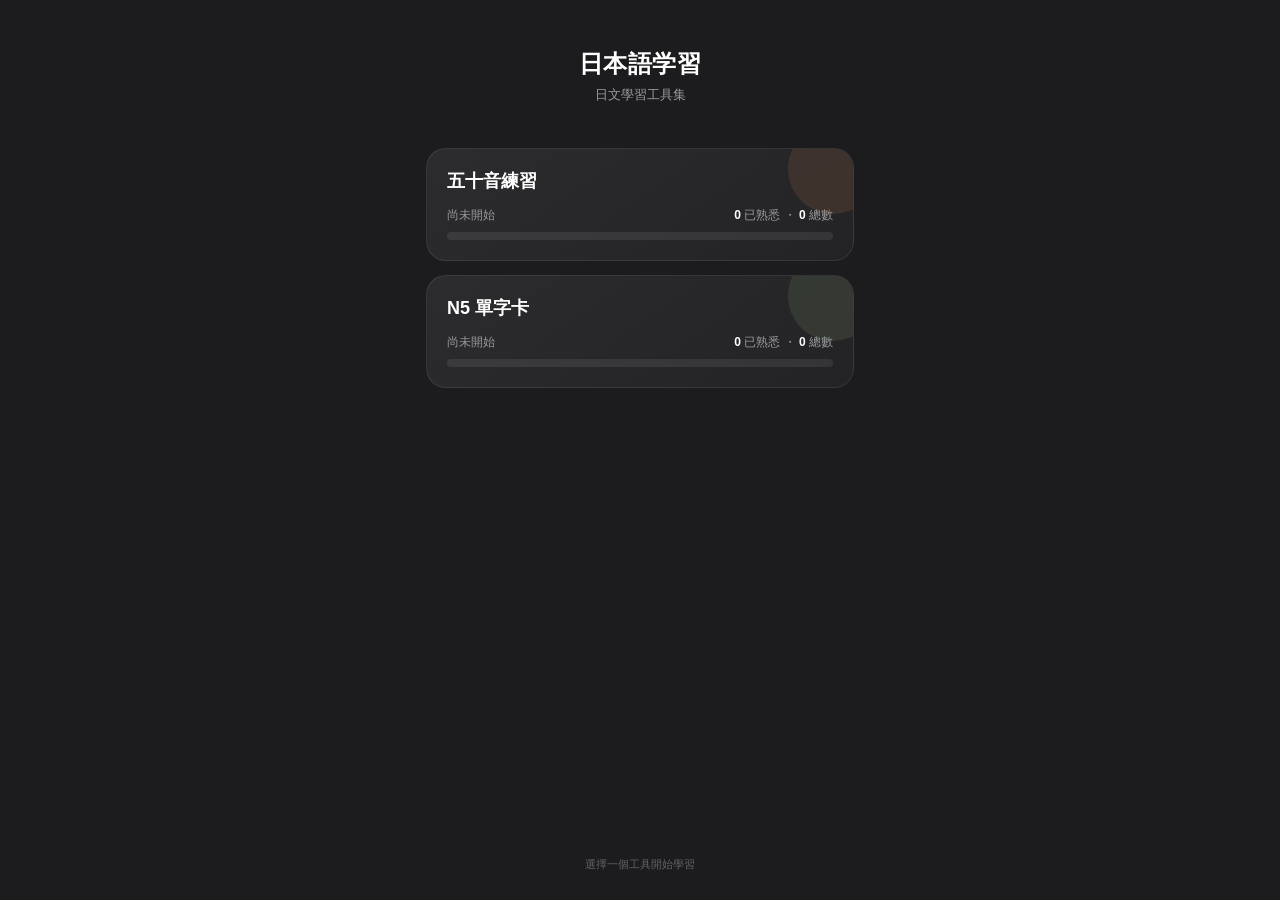
<file: index.html>
<!DOCTYPE html>
<html lang="zh-TW">
<head>
<meta charset="UTF-8">
<meta name="viewport" content="width=device-width, initial-scale=1.0, maximum-scale=1.0, user-scalable=no">
<title>日文學習工具</title>
<link rel="manifest" href="./manifest.json">
<meta name="theme-color" content="#1c1c1e">
<meta name="apple-mobile-web-app-capable" content="yes">
<meta name="apple-mobile-web-app-status-bar-style" content="black-translucent">
<meta name="apple-mobile-web-app-title" content="日文學習">
<link rel="apple-touch-icon" href="./icon-192.png">
<link rel="icon" type="image/png" sizes="192x192" href="./icon-192.png">
<link rel="icon" type="image/png" sizes="512x512" href="./icon-512.png">
<link rel="stylesheet" href="./theme.css">
<style>
  /* 首頁專屬樣式（不放進 theme.css，因為只有這頁用到） */
  #app { padding-top: calc(40px + env(safe-area-inset-top)); }
  header { margin-bottom: 8px; }
  h1 { font-size: 24px; font-weight: 700; }
  .subtitle { font-size: 13px; margin-top: 6px; }

  .card-list { display: flex; flex-direction: column; gap: 14px; margin-top: 32px; }

  .tool-card {
    display: block;
    text-decoration: none;
    color: #fff;
    background: linear-gradient(145deg, #2c2c2e, #232325);
    border: 1px solid rgba(255,255,255,0.08);
    border-radius: 20px;
    padding: 20px;
    position: relative;
    overflow: hidden;
    transition: transform 0.2s;
  }
  .tool-card:active { transform: scale(0.98); }
  .tool-card::before {
    content: "";
    position: absolute;
    top: 0; right: 0;
    width: 90px; height: 90px;
    border-radius: 50%;
    opacity: 0.15;
    transform: translate(25px, -25px);
  }
  .tool-card.n5::before { background: #8FA876; }
  .tool-card.gojuon::before { background: #C17A4D; }

  .tool-title { font-size: 18px; font-weight: 700; margin-bottom: 14px; }

  .tool-progress-row {
    display: flex;
    align-items: center;
    justify-content: space-between;
    font-size: 12px;
    color: #9a9a9e;
    margin-bottom: 8px;
  }
  .tool-progress-row b { color: #fff; font-weight: 700; }
  .tool-progress-track {
    position: relative;
    height: 8px;
    border-radius: 100px;
    background: rgba(255,255,255,0.08);
    overflow: hidden;
    display: flex;
  }
  .tool-progress-known { background: var(--color-known); height: 100%; transition: width 0.3s; }
  .tool-progress-review { background: var(--color-review); height: 100%; transition: width 0.3s; }

  footer {
    margin-top: auto;
    padding-top: 40px;
    text-align: center;
    font-size: 11px;
    color: #636366;
  }
</style>
</head>
<body>
<div id="app">
  <header>
    <h1>日本語学習</h1>
    <div class="subtitle">日文學習工具集</div>
  </header>

  <div class="card-list">
    <a class="tool-card gojuon" href="./gojuon/">
      <div class="tool-title">五十音練習</div>
      <div class="tool-progress-row">
        <span id="gojuon-label">尚未開始</span>
        <span><b id="gojuon-known">0</b> 已熟悉 ・ <b id="gojuon-total">0</b> 總數</span>
      </div>
      <div class="tool-progress-track">
        <div class="tool-progress-known" id="gojuon-bar-known" style="width:0%"></div>
        <div class="tool-progress-review" id="gojuon-bar-review" style="width:0%"></div>
      </div>
    </a>

    <a class="tool-card n5" href="./n5-vocab/">
      <div class="tool-title">N5 單字卡</div>
      <div class="tool-progress-row">
        <span id="n5-label">尚未開始</span>
        <span><b id="n5-known">0</b> 已熟悉 ・ <b id="n5-total">0</b> 總數</span>
      </div>
      <div class="tool-progress-track">
        <div class="tool-progress-known" id="n5-bar-known" style="width:0%"></div>
        <div class="tool-progress-review" id="n5-bar-review" style="width:0%"></div>
      </div>
    </a>
  </div>

  <footer>選擇一個工具開始學習</footer>
</div>
<script>
function loadSummary(key) {
  try {
    const raw = localStorage.getItem(key);
    if (!raw) return null;
    return JSON.parse(raw);
  } catch(e) { return null; }
}

function renderProgress(prefix, key) {
  const s = loadSummary(key);
  const known = s ? s.known : 0;
  const review = s ? s.review : 0;
  const total = s ? s.total : 0;

  document.getElementById(prefix + "-known").textContent = known;
  document.getElementById(prefix + "-total").textContent = total;
  document.getElementById(prefix + "-bar-known").style.width = (total ? known/total*100 : 0) + "%";
  document.getElementById(prefix + "-bar-review").style.width = (total ? review/total*100 : 0) + "%";

  const label = document.getElementById(prefix + "-label");
  if (!s || total === 0) {
    label.textContent = "尚未開始";
  } else if (known === total) {
    label.textContent = "全部完成 🎉";
  } else {
    const pct = Math.round(known/total*100);
    label.textContent = pct + "% 完成";
  }
}

function renderAllProgress() {
  renderProgress("n5", "n5-vocab-summary");
  renderProgress("gojuon", "gojuon-summary");
}

renderAllProgress();

// 從單字卡/五十音頁面按上一頁返回時,部分瀏覽器會用 bfcache 還原頁面,
// 不會重新執行上面的初次載入邏輯,所以在 pageshow 時強制重新讀取一次進度。
window.addEventListener("pageshow", (event) => {
  if (event.persisted) {
    renderAllProgress();
  }
});

// 保底：切回本頁分頁 / App 從背景返回前景時也重新整理一次
document.addEventListener("visibilitychange", () => {
  if (document.visibilityState === "visible") {
    renderAllProgress();
  }
});
</script>
</body>
</html>
</file>
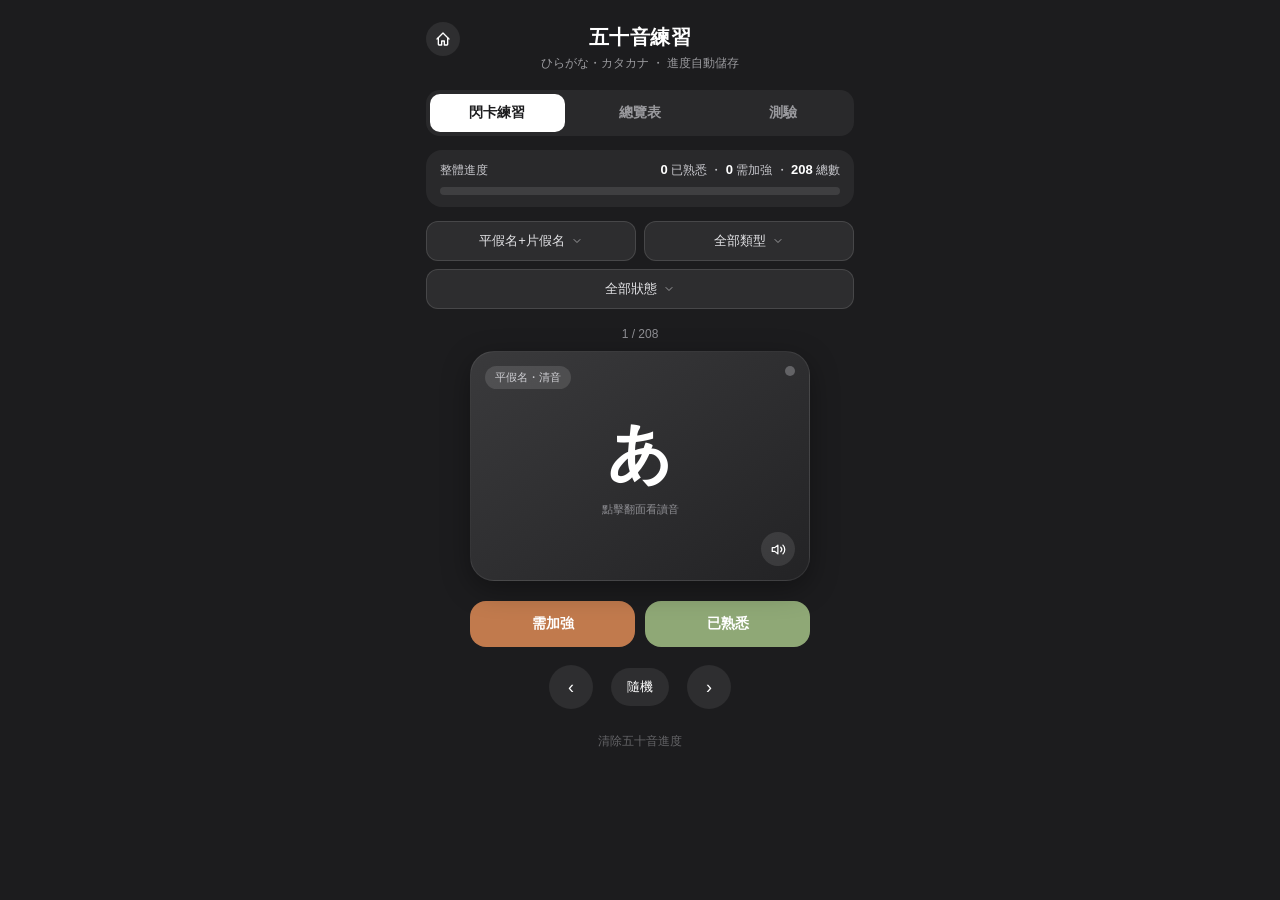
<file: gojuon/index.html>
<!DOCTYPE html>
<html lang="zh-TW">
<head>
<meta charset="UTF-8">
<meta name="viewport" content="width=device-width, initial-scale=1.0, maximum-scale=1.0, user-scalable=no">
<title>五十音練習</title>
<link rel="manifest" href="../manifest.json">
<meta name="theme-color" content="#1c1c1e">
<meta name="apple-mobile-web-app-capable" content="yes">
<meta name="apple-mobile-web-app-status-bar-style" content="black-translucent">
<meta name="apple-mobile-web-app-title" content="五十音練習">
<link rel="apple-touch-icon" href="../icon-192.png">
<link rel="icon" type="image/png" sizes="192x192" href="../icon-192.png">
<link rel="icon" type="image/png" sizes="512x512" href="../icon-512.png">
<link rel="stylesheet" href="../theme.css">
<style>
  /* 這頁專屬：手機上禁止文字選取/捲動回彈，theme.css 是共用頁面不強制加這個 */
  * { user-select: none; -webkit-user-select: none; }
  body { overscroll-behavior: none; touch-action: manipulation; }

  .stats-bar {
    margin-top: 14px;
    background: rgba(255,255,255,0.06);
    border-radius: 16px;
    padding: 12px 14px;
  }
  .stats-row { display: flex; justify-content: space-between; font-size: 12px; color: #c7c7cc; margin-bottom: 8px; }
  .stats-row b { color: #fff; font-size: 13px; }
  .progress-track { height: 8px; background: rgba(255,255,255,0.1); border-radius: 4px; overflow: hidden; display: flex; }

  .filters { display: flex; gap: 8px; margin-top: 14px; }
  select { display: none; }
  .dd { position: relative; flex: 1; }
  .dd-btn {
    width: 100%; background: rgba(255,255,255,0.08); color: #e4e4e7;
    border: 1px solid rgba(255,255,255,0.12);
    border-radius: 12px; padding: 10px 12px; font-size: 13px; text-align: center;
    display: flex; align-items: center; justify-content: center; gap: 6px;
    font-family: inherit;
  }
  .dd-btn .dd-chevron { width: 12px; height: 12px; flex-shrink: 0; transition: transform 0.2s; opacity: 0.6; }
  .dd.open .dd-btn .dd-chevron { transform: rotate(180deg); }
  .dd-panel {
    position: absolute; top: calc(100% + 6px); left: 0; right: 0; z-index: 40;
    background: #232325; border: 1px solid rgba(255,255,255,0.1);
    border-radius: 14px; padding: 6px;
    box-shadow: 0 12px 28px rgba(0,0,0,0.45);
    max-height: 280px; overflow-y: auto;
    opacity: 0;
    transform: translateY(-6px) scale(0.98);
    transform-origin: top center;
    visibility: hidden;
    pointer-events: none;
    transition: opacity 0.18s ease, transform 0.18s ease, visibility 0s linear 0.18s;
  }
  .dd.open .dd-panel {
    opacity: 1;
    transform: translateY(0) scale(1);
    visibility: visible;
    pointer-events: auto;
    transition: opacity 0.2s ease, transform 0.2s ease;
  }
  .dd-opt {
    display: flex; align-items: center; justify-content: center; gap: 8px;
    position: relative;
    padding: 10px 10px; border-radius: 9px; font-size: 14px; color: #e4e4e7;
    transition: background 0.15s ease, transform 0.1s ease;
  }
  .dd-opt:hover { background: rgba(255,255,255,0.1); }
  .dd-opt:active { background: rgba(255,255,255,0.16); transform: scale(0.97); }
  .dd-opt.selected { color: #fff; font-weight: 600; }
  .dd-opt .dd-check {
    position: absolute; left: 10px; width: 14px; height: 14px; opacity: 0;
    color: #C17A4D;
  }
  .dd-opt.selected .dd-check { opacity: 1; }


  .card-area {
    flex: 1; display: flex; flex-direction: column; align-items: center; justify-content: center;
    margin-top: 18px; min-height: 260px;
  }
  .card-counter { font-size: 12px; color: #8e8e93; margin-bottom: 10px; }
  .card-scene { width: 100%; max-width: 340px; height: 230px; perspective: 1200px; }
  .card {
    width: 100%; height: 100%; position: relative; transform-style: preserve-3d;
    transition: transform 0.45s cubic-bezier(.4,.2,.2,1); cursor: pointer;
  }
  .card.flipped { transform: rotateY(180deg); }
  .face {
    position: absolute; inset: 0; backface-visibility: hidden; border-radius: 24px;
    display: flex; flex-direction: column; align-items: center; justify-content: center;
    padding: 20px; box-shadow: 0 8px 28px rgba(0,0,0,0.35);
  }
  .face-front { background: linear-gradient(145deg, #3a3a3c, #232325); border: 1px solid rgba(255,255,255,0.08); }
  .face-back {
    background: linear-gradient(145deg, #f6efe0, #efe4cf); color: #2b2b2d; transform: rotateY(180deg);
  }
  .face-back .tag { background: rgba(43,43,45,0.08); color: #2b2b2d; }
  .tag {
    position: absolute; top: 14px; left: 14px; font-size: 11px; background: rgba(255,255,255,0.12);
    padding: 4px 10px; border-radius: 100px; color: #d0d0d5;
  }
  .status-dot { position: absolute; top: 14px; right: 14px; width: 10px; height: 10px; border-radius: 50%; }
  .kana-main { font-size: 64px; font-weight: 600; text-align: center; line-height: 1.2; }
  .tap-hint { font-size: 11px; color: #8e8e93; margin-top: 10px; }
  .romaji-back { font-size: 34px; font-weight: 700; color: #2b2b2d; }
  .type-label { font-size: 12px; opacity: 0.6; margin-top: 8px; color: #2b2b2d; }

  .sound-btn {
    position: absolute; bottom: 14px; right: 14px;
    width: 34px; height: 34px; border-radius: 50%;
    background: rgba(43,43,45,0.08); border: none;
    display: flex; align-items: center; justify-content: center;
    font-size: 15px; color: #2b2b2d;
  }
  .sound-btn:active { background: rgba(43,43,45,0.18); }
  .sound-btn-front {
    position: absolute; bottom: 14px; right: 14px;
    width: 34px; height: 34px; border-radius: 50%;
    background: rgba(255,255,255,0.1); border: none;
    display: flex; align-items: center; justify-content: center;
    font-size: 15px; color: #fff;
  }
  .sound-btn-front:active { background: rgba(255,255,255,0.2); }

  .actions { display: flex; gap: 10px; margin-top: 20px; width: 100%; max-width: 340px; }
  .actions button { flex: 1; border: none; border-radius: 16px; padding: 14px 8px; font-size: 14px; font-weight: 600; }
  .btn-review { background: #C17A4D; color: #fff; }
  .btn-known { background: #8FA876; color: #fff; }

  .nav-row { display: flex; align-items: center; justify-content: center; gap: 18px; margin-top: 18px; }
  .nav-btn {
    background: rgba(255,255,255,0.08); border: none; color: #fff; width: 44px; height: 44px;
    border-radius: 50%; font-size: 18px; display: flex; align-items: center; justify-content: center;
  }
  .nav-btn:active { background: rgba(255,255,255,0.18); }
  .shuffle-btn { background: rgba(255,255,255,0.08); border: none; color: #fff; border-radius: 100px; padding: 10px 16px; font-size: 13px; }
  .shuffle-btn.active { background: #fff; color: #1c1c1e; }

  .footer-row { display: flex; justify-content: center; margin-top: 18px; }
  .reset-link { font-size: 12px; color: #636366; background: none; border: none; padding: 6px; }

  .empty-state { text-align: center; color: #8e8e93; font-size: 14px; padding: 40px 20px; }
  .save-indicator {
    position: fixed; bottom: 12px; left: 50%; transform: translateX(-50%);
    font-size: 11px; color: #636366; opacity: 0; transition: opacity 0.3s;
  }
  .save-indicator.show { opacity: 1; }

  .grid-view { margin-top: 18px; }
  .grid-group { margin-bottom: 18px; }
  .grid-group-title { font-size: 12px; color: #8e8e93; margin-bottom: 8px; padding-left: 2px; }
  .grid-cells { display: grid; grid-template-columns: repeat(5, 1fr); gap: 8px; }
  .grid-cell {
    aspect-ratio: 1; background: rgba(255,255,255,0.06); border-radius: 14px;
    display: flex; flex-direction: column; align-items: center; justify-content: center;
    border: none; color: #fff; position: relative; padding: 4px;
  }
  .grid-cell:active { background: rgba(255,255,255,0.12); }
  .grid-cell .k { font-size: 22px; font-weight: 600; }
  .grid-cell .r { font-size: 10px; color: #9a9a9e; margin-top: 2px; }
  .grid-cell.empty { background: transparent; }
  .grid-cell .dot { position: absolute; top: 6px; right: 6px; width: 7px; height: 7px; border-radius: 50%; }

  /* ===== 測驗模式專屬樣式（合併自 quiz.html） ===== */
  .quiz-main {
    margin-top: 20px;
    display: flex;
    flex-direction: column;
    align-items: center;
  }
  .progress-bar-bg {
    width: 100%;
    max-width: 380px;
    height: 6px;
    background: #2C2C2E;
    border-radius: 3px;
    overflow: hidden;
    margin-bottom: 24px;
    display: flex;
  }
  .progress-segment {
    height: 100%;
    width: 0%;
    flex-shrink: 0;
    transition: width 0.3s ease;
  }
  .progress-segment.correct-seg { background: var(--color-known); }
  .progress-segment.wrong-seg { background: var(--color-review); }

  .quiz-card {
    width: 100%;
    max-width: 380px;
    background: #2C2C2E;
    border: 0.5px solid #3A3A3C;
    border-radius: 16px;
    padding: 32px 20px;
    text-align: center;
    margin-bottom: 24px;
    box-shadow: 0 4px 12px rgba(0,0,0,0.2);
  }
  .quiz-type { font-size: 13px; color: #98989D; margin-bottom: 12px; letter-spacing: 0.05em; }
  .question-text {
    font-size: 42px;
    font-weight: 700;
    color: #FFFFFF;
    letter-spacing: 0.08em;
    min-height: 52px;
  }

  .options-grid {
    width: 100%;
    max-width: 380px;
    display: grid;
    grid-template-columns: 1fr 1fr;
    gap: 12px;
  }
  .opt-btn {
    padding: 16px 10px;
    background: #2C2C2E;
    border: 1px solid #3A3A3C;
    border-radius: 12px;
    color: #E5E5E7;
    font-size: 18px;
    font-weight: 600;
    cursor: pointer;
    transition: all 0.15s ease;
    font-family: inherit;
  }
  .opt-btn:active { transform: scale(0.97); }
  .opt-btn.correct { background: #3B5842 !important; border-color: #8FA876 !important; color: #FFF; }
  .opt-btn.wrong { background: #4A3324 !important; border-color: #C17A4D !important; color: #FFF; }

  .result-card {
    display: none;
    width: 100%;
    max-width: 380px;
    background: #2C2C2E;
    border-radius: 16px;
    padding: 32px 20px;
    text-align: center;
    border: 0.5px solid #3A3A3C;
  }
  .result-score { font-size: 48px; font-weight: 800; color: #8FA876; margin: 12px 0; }
  .restart-btn {
    margin-top: 20px;
    padding: 12px 28px;
    background: #8FA876;
    border: none;
    border-radius: 10px;
    color: white;
    font-size: 15px;
    font-weight: 600;
    cursor: pointer;
  }

  /* ===== 假名詳情彈窗（看筆順／跟著寫／自己寫） ===== */
  .kana-modal-overlay {
    position: fixed;
    inset: 0;
    background: rgba(0,0,0,0.55);
    display: none;
    align-items: center;
    justify-content: center;
    z-index: 100;
    padding: 20px;
  }
  .kana-modal-overlay.open { display: flex; }

  .kana-modal {
    position: relative;
    width: 100%;
    max-width: 360px;
    max-height: 90vh;
    overflow-y: auto;
    background: #1C1C1E;
    border: 0.5px solid #3A3A3C;
    border-radius: 20px;
    padding: 20px 20px 24px;
    display: flex;
    flex-direction: column;
    align-items: center;
  }

  .kana-modal-close {
    position: absolute;
    top: 14px; right: 14px;
    width: 30px; height: 30px;
    border-radius: 50%;
    background: rgba(255,255,255,0.08);
    border: none;
    color: #E5E5E7;
    display: flex; align-items: center; justify-content: center;
  }
  .kana-modal-close:active { background: rgba(255,255,255,0.18); }
  .kana-modal-close svg { width: 16px; height: 16px; }

  .kana-modal-header { text-align: center; margin-bottom: 14px; margin-top: 4px; }
  .kana-modal-kana { font-size: 40px; font-weight: 700; color: #fff; line-height: 1.2; }
  .kana-modal-romaji { font-size: 13px; color: #9a9a9e; margin-top: 2px; }

  .kana-modal-tabs {
    display: flex;
    gap: 6px;
    background: rgba(255,255,255,0.06);
    padding: 4px;
    border-radius: 12px;
    margin-bottom: 18px;
    width: 100%;
    position: relative;
  }
  .kana-tab {
    flex: 1;
    padding: 9px 6px;
    border: none;
    background: transparent;
    color: #9a9a9e;
    font-size: 13px;
    font-weight: 600;
    border-radius: 9px;
    font-family: inherit;
  }
  .kana-tab.active { background: #fff; color: #1c1c1e; }

  .kana-stage {
    position: relative;
    width: 100%;
    max-width: 280px;
    aspect-ratio: 1 / 1;
    background: #F5EFE3;
    border-radius: 14px;
    border: 0.5px solid #3A3A3C;
    overflow: hidden;
  }
  #kanaGridSvg { position: absolute; top: 0; left: 0; width: 100%; height: 100%; pointer-events: none; }
  #kanaDrawCanvas { position: absolute; top: 0; left: 0; width: 100%; height: 100%; touch-action: none; }

  .kana-controls { display: flex; gap: 10px; margin-top: 16px; }
  .kana-btn {
    padding: 10px 18px;
    background: #2C2C2E;
    border: 0.5px solid #3A3A3C;
    color: #E5E5E7;
    font-size: 13px;
    border-radius: 10px;
    font-family: inherit;
  }
  .kana-btn:active { background: #3A3A3C; }

  .kana-hint {
    margin-top: 12px;
    font-size: 12px;
    color: #6E6E73;
    text-align: center;
    max-width: 280px;
    line-height: 1.6;
  }
</style>
</head>
<body>
<div id="app">
  <header>
    <a class="home-btn" href="../index.html" aria-label="返回首頁">
      <svg width="16" height="16" viewBox="0 0 24 24" fill="none" stroke="currentColor" stroke-width="2" stroke-linecap="round" stroke-linejoin="round"><path d="M3 12l9-9 9 9"></path><path d="M5 10v10a1 1 0 0 0 1 1h4v-6h4v6h4a1 1 0 0 0 1-1V10"></path></svg>
    </a>
    <h1>五十音練習</h1>
    <div class="subtitle">ひらがな・カタカナ ・ 進度自動儲存</div>
  </header>

  <div class="mode-tabs">
    <button class="mode-tab" data-mode="flash" id="flashTabBtn">閃卡練習</button>
    <button class="mode-tab" data-mode="grid" id="gridTabBtn">總覽表</button>
    <button class="mode-tab" data-mode="quiz" id="quizTabBtn">測驗</button>
  </div>

  <div id="sharedProgressArea">
    <div class="stats-bar">
      <div class="stats-row">
        <span>整體進度</span>
        <span><b id="statKnown">0</b> 已熟悉 ・ <b id="statReview">0</b> 需加強 ・ <b id="statTotal">0</b> 總數</span>
      </div>
      <div class="progress-track">
        <div class="progress-known" id="progKnown" style="width:0%"></div>
        <div class="progress-review" id="progReview" style="width:0%"></div>
      </div>
    </div>

    <div class="filters">
      <div class="dd" id="scriptDD">
        <button type="button" class="dd-btn" id="scriptDDBtn">
          <span id="scriptDDLabel">平假名+片假名</span>
          <svg class="dd-chevron" viewBox="0 0 24 24" fill="none" stroke="currentColor" stroke-width="2" stroke-linecap="round" stroke-linejoin="round"><polyline points="6 9 12 15 18 9"></polyline></svg>
        </button>
        <div class="dd-panel" id="scriptDDPanel"></div>
      </div>
      <select id="scriptFilter">
        <option value="all">平假名+片假名</option>
        <option value="hiragana">平假名</option>
        <option value="katakana">片假名</option>
      </select>
      <div class="dd" id="groupDD">
        <button type="button" class="dd-btn" id="groupDDBtn">
          <span id="groupDDLabel">全部類型</span>
          <svg class="dd-chevron" viewBox="0 0 24 24" fill="none" stroke="currentColor" stroke-width="2" stroke-linecap="round" stroke-linejoin="round"><polyline points="6 9 12 15 18 9"></polyline></svg>
        </button>
        <div class="dd-panel" id="groupDDPanel"></div>
      </div>
      <select id="groupFilter">
        <option value="all">全部類型</option>
        <option value="seion">清音</option>
        <option value="dakuten">濁音/半濁音</option>
        <option value="youon">拗音</option>
      </select>
    </div>
  </div>


  <div id="flashView">
    <div class="filters" style="margin-top:8px;">
      <div class="dd" id="statusDD">
        <button type="button" class="dd-btn" id="statusDDBtn">
          <span id="statusDDLabel">全部狀態</span>
          <svg class="dd-chevron" viewBox="0 0 24 24" fill="none" stroke="currentColor" stroke-width="2" stroke-linecap="round" stroke-linejoin="round"><polyline points="6 9 12 15 18 9"></polyline></svg>
        </button>
        <div class="dd-panel" id="statusDDPanel"></div>
      </div>
      <select id="statusFilter">
        <option value="all">全部狀態</option>
        <option value="new">未學習</option>
        <option value="review">需加強</option>
        <option value="known">已熟悉</option>
      </select>
    </div>

    <div class="card-area" id="cardArea"></div>


    <div class="nav-row">
      <button class="nav-btn" id="prevBtn">‹</button>
      <button class="shuffle-btn" id="shuffleBtn">隨機</button>
      <button class="nav-btn" id="nextBtn">›</button>
    </div>

    <div class="footer-row">
      <button class="reset-link" id="resetBtn">清除五十音進度</button>
    </div>
  </div>

  <div id="gridView" class="grid-view"></div>

  <div id="quizView" style="display:none;">
    <div class="filters" style="margin-top:14px;">
      <div class="dd" id="quizScriptDD">
        <button type="button" class="dd-btn" id="quizScriptDDBtn">
          <span id="quizScriptDDLabel">平假名</span>
          <svg class="dd-chevron" viewBox="0 0 24 24" fill="none" stroke="currentColor" stroke-width="2" stroke-linecap="round" stroke-linejoin="round"><polyline points="6 9 12 15 18 9"></polyline></svg>
        </button>
        <div class="dd-panel" id="quizScriptDDPanel"></div>
      </div>
      <select id="quizScriptFilter">
        <option value="hiragana">平假名</option>
        <option value="katakana">片假名</option>
      </select>
      <div class="dd" id="quizGroupDD">
        <button type="button" class="dd-btn" id="quizGroupDDBtn">
          <span id="quizGroupDDLabel">全部類型</span>
          <svg class="dd-chevron" viewBox="0 0 24 24" fill="none" stroke="currentColor" stroke-width="2" stroke-linecap="round" stroke-linejoin="round"><polyline points="6 9 12 15 18 9"></polyline></svg>
        </button>
        <div class="dd-panel" id="quizGroupDDPanel"></div>
      </div>
      <select id="quizGroupFilter">
        <option value="all">全部類型</option>
        <option value="seion">清音</option>
        <option value="dakuten">濁音/半濁音</option>
        <option value="youon">拗音</option>
      </select>
    </div>

    <div class="quiz-main">
      <div class="progress-bar-bg">
        <div class="progress-segment correct-seg" id="correctSegment"></div>
        <div class="progress-segment wrong-seg" id="wrongSegment"></div>
      </div>

      <div id="quizArea" style="width: 100%; display: flex; flex-direction: column; align-items: center;">
        <div class="quiz-card">
          <div class="quiz-type" id="quizType">載入題庫中…</div>
          <div class="question-text" id="questionText">　</div>
        </div>
        <div class="options-grid" id="optionsGrid"></div>
      </div>

      <div class="result-card" id="resultCard">
        <h2 style="margin: 0; font-size: 20px;">測驗完成</h2>
        <div class="result-score" id="scoreText">100 分</div>
        <p style="color: #98989D; font-size: 14px;" id="feedbackText">你的五十音拼讀速度非常快！</p>
        <button class="restart-btn" id="restartBtn">再挑戰一次</button>
      </div>
    </div>
  </div>
</div>
<div class="save-indicator" id="saveIndicator">已儲存</div>

<div class="kana-modal-overlay" id="kanaModalOverlay">
  <div class="kana-modal" id="kanaModal">
    <button class="kana-modal-close" id="kanaModalClose" aria-label="關閉">
      <svg viewBox="0 0 24 24" fill="none" stroke="currentColor" stroke-width="2" stroke-linecap="round" stroke-linejoin="round"><line x1="18" y1="6" x2="6" y2="18"></line><line x1="6" y1="6" x2="18" y2="18"></line></svg>
    </button>

    <div class="kana-modal-header">
      <div class="kana-modal-kana" id="kanaModalKana">あ</div>
      <div class="kana-modal-romaji" id="kanaModalRomaji">a</div>
    </div>

    <div class="kana-modal-tabs">
      <button class="kana-tab active" data-kana-mode="watch">看筆順</button>
      <button class="kana-tab" data-kana-mode="trace">跟著寫</button>
      <button class="kana-tab" data-kana-mode="blank">自己寫</button>
    </div>

    <div class="kana-stage">
      <svg id="kanaGridSvg" viewBox="0 0 200 200">
        <line x1="100" y1="0" x2="100" y2="200" stroke="#C99A7E" stroke-width="0.6" stroke-dasharray="4 4" stroke-dashoffset="2" opacity="0.55"/>
        <line x1="0" y1="100" x2="200" y2="100" stroke="#C99A7E" stroke-width="0.6" stroke-dasharray="4 4" stroke-dashoffset="2" opacity="0.55"/>
      </svg>
      <canvas id="kanaDrawCanvas" width="600" height="600"></canvas>
    </div>

    <div class="kana-controls" id="kanaControlsRow">
      <button class="kana-btn" id="kanaClearBtn">清除重寫</button>
    </div>

    <p class="kana-hint" id="kanaHintText">筆順動畫製作中，敬請期待</p>
  </div>
</div>

<script>
  // 在畫面渲染出來的當下（不等 DOMContentLoaded、不等資料載入）就先依網址 hash 決定初始顯示狀態，
  // 避免先閃現「閃卡練習」預設畫面、資料載入完成後才切到「總覽表」的畫面閃爍問題
  (function setInitialViewBeforeRender() {
    const isGridView = window.location.hash === '#grid';
    document.getElementById('gridView').style.display = isGridView ? '' : 'none';
    document.getElementById('flashView').style.display = isGridView ? 'none' : '';
    document.getElementById(isGridView ? 'gridTabBtn' : 'flashTabBtn').classList.add('active');
  })();
</script>

<script>
let VOCAB = [];
const SOUND_ICON = '<svg width="15" height="15" viewBox="0 0 24 24" fill="none" stroke="currentColor" stroke-width="2" stroke-linecap="round" stroke-linejoin="round"><polygon points="11 5 6 9 2 9 2 15 6 15 11 19 11 5"></polygon><path d="M15.54 8.46a5 5 0 0 1 0 7.07"></path><path d="M19.07 4.93a10 10 0 0 1 0 14.14"></path></svg>';

const STORAGE_KEY = "gojuon-progress-v1";
let progress = {};
let filteredList = [];
let currentIdx = 0;
let isFlipped = false;
let shuffleMode = false;
let saveTimer = null;
let currentView = (window.location.hash === '#grid') ? "grid" : "flash";

const cardArea = document.getElementById("cardArea");
const scriptFilter = document.getElementById("scriptFilter");
const groupFilter = document.getElementById("groupFilter");
const statusFilter = document.getElementById("statusFilter");
const saveIndicator = document.getElementById("saveIndicator");
const gridView = document.getElementById("gridView");
const flashView = document.getElementById("flashView");
const quizView = document.getElementById("quizView");
const sharedProgressArea = document.getElementById("sharedProgressArea");

const CHECK_ICON = '<svg class="dd-check" viewBox="0 0 24 24" fill="none" stroke="currentColor" stroke-width="3" stroke-linecap="round" stroke-linejoin="round"><polyline points="20 6 9 17 4 12"></polyline></svg>';
const DD_NATIVE = { script: scriptFilter, group: groupFilter, status: statusFilter };

function buildDropdown(prefix, options) {
  const dd = document.getElementById(prefix + "DD");
  const panel = document.getElementById(prefix + "DDPanel");
  const label = document.getElementById(prefix + "DDLabel");
  const nativeSelect = DD_NATIVE[prefix];
  const currentVal = nativeSelect.value || options[0].value;

  panel.innerHTML = options.map(o =>
    `<div class="dd-opt${o.value === currentVal ? " selected" : ""}" data-value="${o.value}">${CHECK_ICON}<span>${o.label}</span></div>`
  ).join("");
  const selected = options.find(o => o.value === currentVal) || options[0];
  label.textContent = selected.label;

  panel.querySelectorAll(".dd-opt").forEach(opt => {
    opt.addEventListener("click", () => {
      const val = opt.dataset.value;
      nativeSelect.value = val;
      panel.querySelectorAll(".dd-opt").forEach(o => o.classList.remove("selected"));
      opt.classList.add("selected");
      label.textContent = opt.textContent.trim();
      dd.classList.remove("open");
      nativeSelect.dispatchEvent(new Event("change"));
    });
  });
}

document.querySelectorAll(".dd-btn").forEach(btn => {
  btn.addEventListener("click", (e) => {
    e.stopPropagation();
    const dd = btn.closest(".dd");
    const wasOpen = dd.classList.contains("open");
    document.querySelectorAll(".dd.open").forEach(d => d.classList.remove("open"));
    if (!wasOpen) dd.classList.add("open");
  });
});
document.addEventListener("click", () => {
  document.querySelectorAll(".dd.open").forEach(d => d.classList.remove("open"));
});

function loadProgress() {
  try {
    const raw = localStorage.getItem(STORAGE_KEY);
    if (raw) progress = JSON.parse(raw);
  } catch(e) { progress = {}; }
}
function saveProgress() {
  clearTimeout(saveTimer);
  saveTimer = setTimeout(() => {
    try {
      localStorage.setItem(STORAGE_KEY, JSON.stringify(progress));
      saveIndicator.classList.add("show");
      setTimeout(() => saveIndicator.classList.remove("show"), 900);
    } catch(e) {}
    saveSummary();
  }, 250);
}
function saveSummary() {
  try {
    let known = 0, review = 0;
    VOCAB.forEach(v => {
      if (progress[v.id] === "known") known++;
      else if (progress[v.id] === "review") review++;
    });
    localStorage.setItem("gojuon-summary", JSON.stringify({ known, review, total: VOCAB.length }));
  } catch(e) {}
}

let speaking = false;

function speak(text) {
  try {
    if (!('speechSynthesis' in window)) return;
    if (speaking) return; // 防止連點造成佇列卡死
    speaking = true;
    window.speechSynthesis.cancel();
    setTimeout(() => {
      const u = new SpeechSynthesisUtterance(text);
      u.lang = "ja-JP";
      u.rate = 0.5;
      u.onend = () => { speaking = false; };
      u.onerror = () => { speaking = false; };
      window.speechSynthesis.speak(u);
      // 保底：避免 onend/onerror 都沒觸發時鎖死按鈕
      setTimeout(() => { speaking = false; }, 4000);
    }, 60);
  } catch(e) { speaking = false; }
}

function matchesFilters(v) {
  const script = scriptFilter.value;
  const group = groupFilter.value;
  if (script !== "all" && v.script !== script) return false;
  if (group !== "all" && v.group !== group) return false;
  return true;
}

function applyFilters() {
  const stat = statusFilter.value;
  filteredList = VOCAB.filter(v => {
    if (!matchesFilters(v)) return false;
    const s = progress[v.id] || "new";
    if (stat !== "all" && s !== stat) return false;
    return true;
  });
  if (shuffleMode) filteredList = [...filteredList].sort(() => Math.random() - 0.5);
  currentIdx = 0;
  isFlipped = false;
  renderCard();
}

function updateStats() {
  const relevant = VOCAB.filter(matchesFilters);
  const total = relevant.length;
  let known = 0, review = 0;
  relevant.forEach(v => {
    if (progress[v.id] === "known") known++;
    else if (progress[v.id] === "review") review++;
  });
  document.getElementById("statKnown").textContent = known;
  document.getElementById("statReview").textContent = review;
  document.getElementById("statTotal").textContent = total;
  document.getElementById("progKnown").style.width = (total ? known/total*100 : 0) + "%";
  document.getElementById("progReview").style.width = (total ? review/total*100 : 0) + "%";
}

function statusColor(s) {
  if (s === "known") return "#8FA876";
  if (s === "review") return "#C17A4D";
  return "#636366";
}

const GROUP_LABEL = { seion: "清音", dakuten: "濁音/半濁音", youon: "拗音" };
const SCRIPT_LABEL = { hiragana: "平假名", katakana: "片假名" };

function renderCard() {
  updateStats();
  if (filteredList.length === 0) {
    cardArea.innerHTML = `<div class="empty-state">這個篩選條件下沒有假名<br>試試切換分類或狀態</div>`;
    return;
  }
  const w = filteredList[currentIdx];
  const s = progress[w.id] || "new";
  cardArea.innerHTML = `
    <div class="card-counter">${currentIdx+1} / ${filteredList.length}</div>
    <div class="card-scene">
      <div class="card ${isFlipped?"flipped":""}" id="flipCard">
        <div class="face face-front">
          <span class="tag">${SCRIPT_LABEL[w.script]}・${GROUP_LABEL[w.group]}</span>
          <span class="status-dot" style="background:${statusColor(s)}"></span>
          <div class="kana-main">${w.kana}</div>
          <div class="tap-hint">點擊翻面看讀音</div>
          <button class="sound-btn-front" id="soundBtnFront">${SOUND_ICON}</button>
        </div>
        <div class="face face-back">
          <span class="tag">${SCRIPT_LABEL[w.script]}・${GROUP_LABEL[w.group]}</span>
          <div class="romaji-back">${w.romaji}</div>
          <div class="type-label">${w.kana}</div>
          <button class="sound-btn" id="soundBtnBack">${SOUND_ICON}</button>
        </div>
      </div>
    </div>
    <div class="actions">
      <button class="btn-review" id="reviewBtn">需加強</button>
      <button class="btn-known" id="knownBtn">已熟悉</button>
    </div>`;
  document.getElementById("flipCard").addEventListener("click", (e) => {
    if (e.target.closest(".sound-btn") || e.target.closest(".sound-btn-front")) return;
    isFlipped = !isFlipped;
    document.getElementById("flipCard").classList.toggle("flipped", isFlipped);
  });
  document.getElementById("soundBtnFront").addEventListener("click", (e) => {
    e.stopPropagation();
    speak(w.kana);
  });
  document.getElementById("soundBtnBack").addEventListener("click", (e) => {
    e.stopPropagation();
    speak(w.kana);
  });
  document.getElementById("reviewBtn").addEventListener("click", () => markStatus(w.id, "review"));
  document.getElementById("knownBtn").addEventListener("click", () => markStatus(w.id, "known"));
}

function markStatus(id, s) {
  progress[id] = s;
  saveProgress();
  updateStats();
  goNext();
}
function goNext() {
  if (!filteredList.length) return;
  isFlipped = false;
  currentIdx = (currentIdx+1) % filteredList.length;
  renderCard();
}
function goPrev() {
  if (!filteredList.length) return;
  isFlipped = false;
  currentIdx = (currentIdx-1+filteredList.length) % filteredList.length;
  renderCard();
}

document.getElementById("nextBtn").addEventListener("click", goNext);
document.getElementById("prevBtn").addEventListener("click", goPrev);
document.getElementById("shuffleBtn").addEventListener("click", e => {
  shuffleMode = !shuffleMode;
  e.target.classList.toggle("active", shuffleMode);
  applyFilters();
});
scriptFilter.addEventListener("change", () => { applyFilters(); if (currentView==="grid") renderGrid(); });
groupFilter.addEventListener("change", () => { applyFilters(); if (currentView==="grid") renderGrid(); });
statusFilter.addEventListener("change", applyFilters);
document.getElementById("resetBtn").addEventListener("click", () => {
  if (confirm("確定要清除五十音學習進度嗎?這個動作無法復原。")) {
    progress = {};
    try { localStorage.setItem(STORAGE_KEY, JSON.stringify(progress)); } catch(e) {}
    updateStats();
    applyFilters();
    if (currentView==="grid") renderGrid();
    saveSummary();
  }
});

// 只對「切換顯示模式」用的按鈕綁定事件
document.querySelectorAll(".mode-tab[data-mode]").forEach(btn => {
  btn.addEventListener("click", () => {
    if (btn.classList.contains("active")) return;
    document.querySelectorAll(".mode-tab[data-mode]").forEach(b => b.classList.remove("active"));
    btn.classList.add("active");
    moveTabHighlight(btn);
    const prevView = currentView;
    currentView = btn.dataset.mode;
    const viewEl = { flash: flashView, grid: gridView, quiz: quizView };
    // 「整體進度」與「平假名+片假名／全部類型」篩選器只有閃卡/總覽表在用，
    // 切到測驗時要跟著淡出隱藏；從測驗切回閃卡/總覽表則要淡入恢復
    const showSharedArea = (currentView !== "quiz");
    if (showSharedArea) {
      fadeInEl(sharedProgressArea);
    } else {
      fadeOutEl(sharedProgressArea);
    }
    crossFadeView(viewEl[currentView], viewEl[prevView], () => {
      if (currentView === "flash") { applyFilters(); }
      else if (currentView === "grid") { renderGrid(); }
      else if (currentView === "quiz") { initQuizIfNeeded(); }
    });
  });
});

// 淡出目前畫面、換內容、再淡入，避免切換模式時的生硬跳動
function crossFadeView(showEl, hideEl, onSwap) {
  hideEl.style.transition = "opacity 0.15s ease";
  hideEl.style.opacity = "0";
  setTimeout(() => {
    hideEl.style.display = "none";
    if (onSwap) onSwap();
    showEl.style.display = "";
    showEl.style.opacity = "0";
    showEl.style.transition = "none";
    requestAnimationFrame(() => {
      showEl.style.transition = "opacity 0.2s ease";
      showEl.style.opacity = "1";
    });
  }, 150);
}

// 淡出後徹底從版面移除（display:none），避免佔位置留白
function fadeOutEl(el) {
  if (el.style.display === "none") return;
  el.style.transition = "opacity 0.15s ease";
  el.style.opacity = "0";
  setTimeout(() => { el.style.display = "none"; }, 150);
}

// 從隱藏狀態淡入回來
function fadeInEl(el) {
  if (el.style.display !== "none" && el.style.opacity !== "0") return;
  el.style.display = "";
  el.style.opacity = "0";
  el.style.transition = "none";
  requestAnimationFrame(() => {
    el.style.transition = "opacity 0.2s ease";
    el.style.opacity = "1";
  });
}

// 在目前 active 的 tab 底下插入/移動一塊白色高亮塊，做滑動動畫
function moveTabHighlight(activeBtn) {
  const tabs = activeBtn.closest(".mode-tabs");
  if (!tabs) return;
  let hl = tabs.querySelector(".mode-tab-highlight");
  if (!hl) {
    hl = document.createElement("div");
    hl.className = "mode-tab-highlight";
    tabs.insertBefore(hl, tabs.firstChild);
    tabs.classList.add("has-highlight");
  }
  hl.style.left = activeBtn.offsetLeft + "px";
  hl.style.width = activeBtn.offsetWidth + "px";
}

// 頁面載入時先幫目前 active 的 tab 定位一次高亮塊（無動畫，避免進場位移感）
(function initTabHighlight() {
  const activeBtn = document.querySelector(".mode-tabs .mode-tab.active");
  if (!activeBtn) return;
  const tabs = activeBtn.closest(".mode-tabs");
  const hl = document.createElement("div");
  hl.className = "mode-tab-highlight";
  hl.style.transition = "none";
  tabs.insertBefore(hl, tabs.firstChild);
  tabs.classList.add("has-highlight");
  requestAnimationFrame(() => {
    hl.style.left = activeBtn.offsetLeft + "px";
    hl.style.width = activeBtn.offsetWidth + "px";
    requestAnimationFrame(() => { hl.style.transition = ""; });
  });
})();

function renderGrid() {
  const relevant = VOCAB.filter(matchesFilters);
  updateStats();
  const groups = {};
  relevant.forEach(v => {
    const key = SCRIPT_LABEL[v.script] + " ・ " + GROUP_LABEL[v.group];
    if (!groups[key]) groups[key] = [];
    groups[key].push(v);
  });
  if (Object.keys(groups).length === 0) {
    gridView.innerHTML = `<div class="empty-state">這個篩選條件下沒有假名</div>`;
    return;
  }
  let html = "";
  Object.keys(groups).forEach(key => {
    html += `<div class="grid-group"><div class="grid-group-title">${key}</div><div class="grid-cells">`;
    groups[key].forEach(v => {
      const s = progress[v.id] || "new";
      html += `<button class="grid-cell" data-id="${v.id}" data-kana="${v.kana}">
        <span class="dot" style="background:${statusColor(s)}"></span>
        <span class="k">${v.kana}</span>
        <span class="r">${v.romaji}</span>
      </button>`;
    });
    html += `</div></div>`;
  });
  gridView.innerHTML = html;
  gridView.querySelectorAll(".grid-cell").forEach(cell => {
    cell.addEventListener("click", () => {
      speak(cell.dataset.kana);
      if (window.openKanaModal) {
        const romaji = cell.querySelector(".r")?.textContent || "";
        window.openKanaModal(cell.dataset.kana, romaji);
      }
    });
  });
}

(async function init() {
  cardArea.innerHTML = `<div class="empty-state">載入中...</div>`;
  try {
    const res = await fetch("./gojuon.json");
    if (!res.ok) throw new Error("HTTP " + res.status);
    VOCAB = await res.json();
  } catch (e) {
    cardArea.innerHTML = `<div class="empty-state">五十音資料載入失敗,請檢查網路連線後重新整理。</div>`;
    return;
  }
  buildDropdown("script", [
    { value: "all", label: "平假名+片假名" },
    { value: "hiragana", label: "平假名" },
    { value: "katakana", label: "片假名" }
  ]);
  buildDropdown("group", [
    { value: "all", label: "全部類型" },
    { value: "seion", label: "清音" },
    { value: "dakuten", label: "濁音/半濁音" },
    { value: "youon", label: "拗音" }
  ]);
  buildDropdown("status", [
    { value: "all", label: "全部狀態" },
    { value: "new", label: "未學習" },
    { value: "review", label: "需加強" },
    { value: "known", label: "已熟悉" }
  ]);
  loadProgress();

  // 依畫面初始狀態（已在最前面依 hash 設定好）決定要渲染閃卡還是總覽表，
  // 不再透過模擬點擊按鈕來觸發，避免與已設定好的初始 active 狀態互相衝突造成畫面閃爍
  if (currentView === "grid") {
    renderGrid();
  } else {
    applyFilters();
  }
  saveSummary();
})();

// ============================================================
// 測驗模式（合併自 quiz.html）
// 獨立包成 closure，內部變數/函式一律不外洩到全域，
// 避免跟閃卡/總覽表區塊已使用的同名變數（scriptFilter、buildDropdown...）互相污染
// ============================================================
let quizInitialized = false;

function initQuizIfNeeded() {
  if (quizInitialized) return;
  quizInitialized = true;

  const dataFile = './gojuon.json'; // 與閃卡/總覽表共用同一份資料源

  let allGojuonData = [];
  let gojuonData = [];

  const quizScriptFilter = document.getElementById('quizScriptFilter');
  const quizGroupFilter = document.getElementById('quizGroupFilter');

  const invalidPrefixes = ['ん', 'っ', 'ー'];

  let currentStep = 0;
  let score = 0;
  let correctCount = 0;
  let currentCorrectAnswer = "";
  let isAnswering = false;
  let pendingTimeoutId = null;

  const quizArea = document.getElementById('quizArea');
  const resultCard = document.getElementById('resultCard');
  const questionText = document.getElementById('questionText');
  const quizType = document.getElementById('quizType');
  const optionsGrid = document.getElementById('optionsGrid');
  const correctSegment = document.getElementById('correctSegment');
  const wrongSegment = document.getElementById('wrongSegment');
  const scoreText = document.getElementById('scoreText');

  function getRandomItem(arr) {
    return arr[Math.floor(Math.random() * arr.length)];
  }

  function shuffleArray(arr) {
    var res = arr.slice();
    for (var i = res.length - 1; i > 0; i--) {
      var j = Math.floor(Math.random() * (i + 1));
      var temp = res[i];
      res[i] = res[j];
      res[j] = temp;
    }
    return res;
  }

  function generateValidKanaWord(charCount) {
    let kanaWord = "";
    let romajiWord = "";
    let prevKana = null;

    for (let i = 0; i < charCount; i++) {
      let chosen;
      let attempts = 0;
      do {
        chosen = getRandomItem(gojuonData);
        attempts++;
      } while (
        attempts < 50 &&
        (
          (i === 0 && invalidPrefixes.includes(chosen.kana)) ||
          (prevKana !== null && chosen.kana === prevKana)
        )
      );

      kanaWord += chosen.kana;
      romajiWord += (i === 0 ? "" : "-") + chosen.romaji;
      prevKana = chosen.kana;
    }
    return { kana: kanaWord, romaji: romajiWord };
  }

  function getVowel(romaji) {
    const m = romaji.match(/[aiueo]/);
    return m ? m[0] : null;
  }

  function getConfusableFor(kana) {
    const found = gojuonData.find(item => item.kana === kana);
    if (found && found.confusing && found.confusing.length > 0) {
      const validConfusing = found.confusing.filter(c => c !== kana);
      if (validConfusing.length > 0) return getRandomItem(validConfusing);
    }
    if (found) {
      const v = getVowel(found.romaji);
      if (v) {
        const sameRow = gojuonData.filter(item => item.kana !== kana && getVowel(item.romaji) === v);
        if (sameRow.length > 0) return getRandomItem(sameRow).kana;
      }
    }
    let alt;
    do { alt = getRandomItem(gojuonData).kana; } while (alt === kana);
    return alt;
  }

  function splitIntoKanaUnits(word) {
    const units = [];
    let i = 0;
    while (i < word.length) {
      const twoChar = word.slice(i, i + 2);
      if (twoChar.length === 2 && gojuonData.some(item => item.kana === twoChar)) {
        units.push(twoChar);
        i += 2;
      } else {
        units.push(word[i]);
        i += 1;
      }
    }
    return units;
  }

  function generateSinglePointVariant(originalKanaWord) {
    const chars = splitIntoKanaUnits(originalKanaWord);
    let attempts = 0;
    while (attempts < 30) {
      attempts++;
      const posArr = chars.slice();
      const swapIndex = Math.floor(Math.random() * posArr.length);
      const originalChar = posArr[swapIndex];
      const replacement = getConfusableFor(originalChar);

      const leftNeighbor = swapIndex > 0 ? posArr[swapIndex - 1] : null;
      const rightNeighbor = swapIndex < posArr.length - 1 ? posArr[swapIndex + 1] : null;
      if (replacement === leftNeighbor || replacement === rightNeighbor) {
        continue;
      }

      posArr[swapIndex] = replacement;
      const variantKana = posArr.join("");
      if (variantKana !== originalKanaWord) {
        const variantRomaji = posArr
          .map(k => {
            const item = gojuonData.find(g => g.kana === k);
            return item ? item.romaji : "";
          })
          .join("-");
        return { kana: variantKana, romaji: variantRomaji };
      }
    }
    return generateValidKanaWord(chars.length);
  }

  function nextQuestion() {
    if (currentStep >= 10) { showResult(); return; }

    isAnswering = true;
    currentStep++;

    quizType.textContent = `第 ${currentStep} / 10 題`;

    let charCount = 1;
    if (currentStep >= 5 && currentStep <= 8) charCount = 2;
    else if (currentStep >= 9) charCount = 3;

    let mode = (Math.random() > 0.5) ? "kanaToRomaji" : "romajiToKana";
    if (charCount === 3) mode = "kanaToRomaji";

    const wordObj = generateValidKanaWord(charCount);
    let qText = "", correctOpt = "";

    if (mode === "kanaToRomaji") {
      qText = wordObj.kana;
      correctOpt = wordObj.romaji;
    } else {
      qText = wordObj.romaji;
      correctOpt = wordObj.kana;
    }

    currentCorrectAnswer = correctOpt;
    questionText.textContent = qText;

    let options = [correctOpt];

    let safetyCounter = 0;
    const MAX_ATTEMPTS = 200;

    while (options.length < 4 && safetyCounter < MAX_ATTEMPTS) {
      safetyCounter++;
      let dummyWordObj;
      if (charCount === 1) {
        const targetKana = wordObj.kana;
        const confKana = getConfusableFor(targetKana);
        const confObj = gojuonData.find(item => item.kana === confKana);
        dummyWordObj = confObj ? { kana: confObj.kana, romaji: confObj.romaji } : generateValidKanaWord(charCount);
      } else {
        dummyWordObj = generateSinglePointVariant(wordObj.kana);
      }

      let dummyOpt = (mode === "kanaToRomaji") ? dummyWordObj.romaji : dummyWordObj.kana;
      if (!options.includes(dummyOpt)) {
        options.push(dummyOpt);
      }
    }

    let fallbackCounter = 0;
    const MAX_FALLBACK_ATTEMPTS = 300;
    while (options.length < 4 && fallbackCounter < MAX_FALLBACK_ATTEMPTS) {
      fallbackCounter++;
      const fallbackWordObj = (charCount === 1)
        ? generateValidKanaWord(charCount)
        : generateSinglePointVariant(wordObj.kana);
      const fallbackOpt = (mode === "kanaToRomaji") ? fallbackWordObj.romaji : fallbackWordObj.kana;
      if (!options.includes(fallbackOpt)) {
        options.push(fallbackOpt);
      }
    }

    let placeholderIndex = 1;
    while (options.length < 4) {
      const placeholder = `選項${placeholderIndex}`;
      if (!options.includes(placeholder)) {
        options.push(placeholder);
      }
      placeholderIndex++;
    }

    options = shuffleArray(options);
    optionsGrid.innerHTML = "";
    options.forEach(opt => {
      const btn = document.createElement('button');
      btn.className = 'opt-btn';
      btn.textContent = opt;
      btn.onclick = function() { checkAnswer(btn, opt); };
      optionsGrid.appendChild(btn);
    });
  }

  function checkAnswer(selectedBtn, selectedOpt) {
    if (!isAnswering) return;
    isAnswering = false;

    const isCorrect = (selectedOpt === currentCorrectAnswer);
    const allBtns = optionsGrid.querySelectorAll('.opt-btn');

    if (isCorrect) {
      score += 10;
      correctCount++;
      selectedBtn.classList.add('correct');
    } else {
      selectedBtn.classList.add('wrong');
      allBtns.forEach(btn => {
        if (btn.textContent === currentCorrectAnswer) btn.classList.add('correct');
      });
    }

    const wrongCount = currentStep - correctCount;
    correctSegment.style.width = `${(correctCount / 10) * 100}%`;
    wrongSegment.style.width = `${(wrongCount / 10) * 100}%`;

    pendingTimeoutId = setTimeout(function() {
      nextQuestion();
    }, 1000);
  }

  // 測驗專屬下拉選單邏輯：與閃卡/總覽表的 buildDropdown 邏輯相同，
  // 但獨立一份避免共用同一個函式時對 DD_NATIVE 對照表造成混淆
  const QUIZ_CHECK_ICON = '<svg class="dd-check" viewBox="0 0 24 24" fill="none" stroke="currentColor" stroke-width="3" stroke-linecap="round" stroke-linejoin="round"><polyline points="20 6 9 17 4 12"></polyline></svg>';
  const QUIZ_DD_NATIVE = { quizScript: quizScriptFilter, quizGroup: quizGroupFilter };

  function buildQuizDropdown(prefix, options) {
    const dd = document.getElementById(prefix + "DD");
    const panel = document.getElementById(prefix + "DDPanel");
    const label = document.getElementById(prefix + "DDLabel");
    const nativeSelect = QUIZ_DD_NATIVE[prefix];
    const currentVal = nativeSelect.value || options[0].value;

    panel.innerHTML = options.map(o =>
      `<div class="dd-opt${o.value === currentVal ? " selected" : ""}" data-value="${o.value}">${QUIZ_CHECK_ICON}<span>${o.label}</span></div>`
    ).join("");
    const selected = options.find(o => o.value === currentVal) || options[0];
    label.textContent = selected.label;

    panel.querySelectorAll(".dd-opt").forEach(opt => {
      opt.addEventListener("click", () => {
        const val = opt.dataset.value;
        nativeSelect.value = val;
        panel.querySelectorAll(".dd-opt").forEach(o => o.classList.remove("selected"));
        opt.classList.add("selected");
        label.textContent = opt.textContent.trim();
        dd.classList.remove("open");
        nativeSelect.dispatchEvent(new Event("change"));
      });
    });
  }

  // dd-btn 開合互動已由頁面最上層的全域事件監聽處理（涵蓋整個 #app，含本區塊的下拉選單），此處不重複綁定

  function applyQuizFilters() {
    if (pendingTimeoutId !== null) {
      clearTimeout(pendingTimeoutId);
      pendingTimeoutId = null;
    }

    const script = quizScriptFilter.value;
    const group = quizGroupFilter.value;

    const filtered = allGojuonData.filter(item =>
      item.script === script &&
      (group === 'all' || item.group === group) &&
      Array.isArray(item.confusing) &&
      item.confusing.length > 0
    );

    if (filtered.length === 0) {
      quizArea.style.display = 'none';
      resultCard.style.display = 'none';
      questionText.textContent = '';
      quizType.textContent = '';
      optionsGrid.innerHTML = '';
      const errMsg = document.createElement('p');
      errMsg.style.color = '#98989D';
      errMsg.style.fontSize = '14px';
      errMsg.textContent = '這個篩選條件下沒有可用的題庫資料，請切換分類再試一次。';
      quizArea.querySelector('.quiz-card').appendChild(errMsg);
      quizArea.style.display = 'flex';
      return;
    }

    gojuonData = filtered;
    isAnswering = false;
    currentStep = 0;
    score = 0;
    correctCount = 0;
    correctSegment.style.width = '0%';
    wrongSegment.style.width = '0%';
    quizArea.style.display = 'flex';
    resultCard.style.display = 'none';
    nextQuestion();
  }

  quizScriptFilter.addEventListener('change', applyQuizFilters);
  quizGroupFilter.addEventListener('change', applyQuizFilters);

  function showResult() {
    quizArea.style.display = 'none';
    resultCard.style.display = 'block';
    scoreText.textContent = `${score} 分`;

    if (score === 100) {
      document.getElementById('feedbackText').textContent = "太強了！全部答對，你的五十音實力非常堅強！";
    } else if (score >= 70) {
      document.getElementById('feedbackText').textContent = "表現不錯喔！再多練幾次就能拿到滿分了！";
    } else {
      document.getElementById('feedbackText').textContent = "別灰心！多練習幾遍再來試試！";
    }
  }

  document.getElementById('restartBtn').addEventListener('click', function() {
    applyQuizFilters();
  });

  fetch(dataFile)
    .then(res => {
      if (!res.ok) throw new Error(`HTTP ${res.status}`);
      return res.json();
    })
    .then(loadedData => {
      allGojuonData = loadedData;

      buildQuizDropdown("quizScript", [
        { value: "hiragana", label: "平假名" },
        { value: "katakana", label: "片假名" }
      ]);
      buildQuizDropdown("quizGroup", [
        { value: "all", label: "全部類型" },
        { value: "seion", label: "清音" },
        { value: "dakuten", label: "濁音/半濁音" },
        { value: "youon", label: "拗音" }
      ]);

      applyQuizFilters();
    })
    .catch(err => {
      questionText.textContent = '';
      quizType.textContent = '資料載入失敗';
      optionsGrid.innerHTML = '';
      const errMsg = document.createElement('p');
      errMsg.style.color = '#98989D';
      errMsg.style.fontSize = '14px';
      errMsg.textContent = `無法載入題庫資料（${dataFile}）：${err.message}，請確認檔案存在或重新整理頁面再試一次。`;
      quizArea.querySelector('.quiz-card').appendChild(errMsg);
      console.error('五十音資料載入失敗:', err);
    });
}

// ============================================================
// 假名詳情彈窗（點總覽表格子跳出：看筆順／跟著寫／自己寫）
// 獨立包成 closure，避免內部變數（drawing、lastX 等）污染全域
// 目前先做畫布互動骨架；筆順動畫、跟著寫的參考字尚未接上，之後補
// ============================================================
(function initKanaModal() {
  const overlay = document.getElementById('kanaModalOverlay');
  const modal = document.getElementById('kanaModal');
  const closeBtn = document.getElementById('kanaModalClose');
  const kanaEl = document.getElementById('kanaModalKana');
  const romajiEl = document.getElementById('kanaModalRomaji');
  const tabs = document.querySelectorAll('.kana-tab');
  const canvas = document.getElementById('kanaDrawCanvas');
  const ctx = canvas.getContext('2d');
  const controlsRow = document.getElementById('kanaControlsRow');
  const clearBtn = document.getElementById('kanaClearBtn');
  const hintText = document.getElementById('kanaHintText');

  const drawColor = '#2C2C2E'; // 所有模式下，使用者手寫的每一筆統一用同樣的深灰黑色
  let kanaModalMode = 'watch';
  let drawing = false;

  // 平滑手寫線條的兩個技巧：
  // 1) 低通濾波：實際落筆點不是直接等於觸控座標，而是用阻尼追蹤，濾掉高頻手抖
  // 2) 貝茲曲線：用平滑後的點畫二次貝茲線，取代逐點直線段，讓轉角圓滑不生硬
  const SMOOTHING = 0.3; // 0~1，數字越小越平滑（但延遲感越明顯）
  let rawX = 0, rawY = 0;       // 觸控/滑鼠的原始座標
  let smoothX = 0, smoothY = 0; // 濾波後、實際用來畫線的座標
  let midX = 0, midY = 0;       // 上一段貝茲曲線的控制點，用來銜接下一段線條

  function resizeCanvas() {
    const rect = canvas.getBoundingClientRect();
    if (rect.width === 0) return; // 彈窗還沒顯示時 rect 會是 0，避免誤將 canvas 尺寸設成 0
    canvas.width = rect.width * 2;
    canvas.height = rect.height * 2;
  }

  function getPos(e) {
    const rect = canvas.getBoundingClientRect();
    const clientX = e.touches ? e.touches[0].clientX : e.clientX;
    const clientY = e.touches ? e.touches[0].clientY : e.clientY;
    return {
      x: (clientX - rect.left) * (canvas.width / rect.width),
      y: (clientY - rect.top) * (canvas.height / rect.height)
    };
  }
  function start(e) {
    if (kanaModalMode === 'watch') return;
    e.preventDefault();
    drawing = true;
    const p = getPos(e);
    rawX = smoothX = midX = p.x;
    rawY = smoothY = midY = p.y;

    // 在真正落筆的起點畫一個小圓點，補上筆畫起頭該有的圓頭視覺（butt cap 本身不會畫）
    const scale = canvas.width / 600;
    ctx.fillStyle = drawColor;
    ctx.beginPath();
    ctx.arc(midX, midY, 7 * scale, 0, Math.PI * 2);
    ctx.fill();
  }
  function move(e) {
    if (!drawing || kanaModalMode === 'watch') return;
    e.preventDefault();
    const p = getPos(e);

    // 手指滑快時，瀏覽器 touchmove 觸發頻率跟不上移動速度，
    // 單次 raw 座標跳動的距離會變很大。若直接把這個大跳動餵進濾波器，
    // smoothX/Y 會在追趕過程中「過衝」再修正回來，曲線上就會冒出一圈圈細小凸起，
    // 也就是快速書寫時特別明顯的毛邊。
    // 解法：偵測跳動距離，如果超過門檻，就在上一個 raw 點與這次 raw 點之間
    // 補幾個等距插值點，把一大步拆成多個小步驟，每步都各自跑一次濾波+畫線，
    // 讓濾波過程平順、不再有大幅度追趕。
    const dx = p.x - rawX, dy = p.y - rawY;
    const dist = Math.sqrt(dx * dx + dy * dy);
    const STEP = 8; // 每隔約 8px（canvas 內部座標）插一個點，數字越小補點越密、越平滑
    const steps = Math.max(1, Math.ceil(dist / STEP));

    for (let i = 1; i <= steps; i++) {
      const stepX = rawX + dx * (i / steps);
      const stepY = rawY + dy * (i / steps);
      drawSmoothedSegment(stepX, stepY);
    }
    rawX = p.x; rawY = p.y;
  }

  // 對單一個（可能是插值出來的）座標點跑一次濾波追蹤，並畫出這一小段貝茲曲線
  function drawSmoothedSegment(targetX, targetY) {
    smoothX += (targetX - smoothX) * SMOOTHING;
    smoothY += (targetY - smoothY) * SMOOTHING;

    const scale = canvas.width / 600;
    ctx.strokeStyle = drawColor;
    ctx.lineWidth = 14 * scale;
    // 中間段落改用 butt（平頭）而不是 round，讓每一小段線段緊密相接、
    // 不會像 round cap 那樣在段落交界處各自疊一顆圓頭，那正是先前毛邊的成因之一。
    // 筆畫真正的起點/終點另外手動補圓頭（見 start() 與 end()），視覺上仍是圓潤的筆觸。
    ctx.lineCap = 'butt';
    ctx.lineJoin = 'round';

    // 以「上一段中點 → 目前濾波點」為控制點/終點畫二次貝茲曲線，
    // 曲線終點取兩點中點，讓每一段之間平滑銜接、不會在轉折處出現尖角
    const nextMidX = (smoothX + midX) / 2;
    const nextMidY = (smoothY + midY) / 2;
    ctx.beginPath();
    ctx.moveTo(midX, midY);
    ctx.quadraticCurveTo(smoothX, smoothY, nextMidX, nextMidY);
    ctx.stroke();
    midX = nextMidX; midY = nextMidY;
  }
  function end() {
    if (drawing) {
      // 主體筆畫全程都是貝茲曲線，唯獨收尾這一小段如果用直線(lineTo)硬接到終點，
      // 會跟前一段曲線的切線方向不連續，視覺上就會出現明顯折角。
      // 改成貝茲曲線、控制點用最新的原始觸控座標 rawX/Y（即 move() 最後一次算出的方向），
      // 讓收尾段平滑地「延續」前一段曲線的走勢，而不是憑空轉向或退化成直線。
      ctx.beginPath();
      ctx.moveTo(midX, midY);
      ctx.quadraticCurveTo(smoothX, smoothY, rawX, rawY);
      ctx.stroke();

      // 筆畫真正的終點補一個小圓點，呼應 start() 的起點圓頭，
      // 讓整筆用 butt cap 畫出來的直段+貝茲曲線，首尾兩端仍是圓潤收筆
      const scale = canvas.width / 600;
      ctx.fillStyle = drawColor;
      ctx.beginPath();
      ctx.arc(rawX, rawY, 7 * scale, 0, Math.PI * 2);
      ctx.fill();
    }
    drawing = false;
  }

  canvas.addEventListener('mousedown', start);
  canvas.addEventListener('mousemove', move);
  canvas.addEventListener('mouseup', end);
  canvas.addEventListener('mouseleave', end);
  canvas.addEventListener('touchstart', start, { passive: false });
  canvas.addEventListener('touchmove', move, { passive: false });
  canvas.addEventListener('touchend', end);

  clearBtn.addEventListener('click', () => {
    ctx.clearRect(0, 0, canvas.width, canvas.height);
  });

  function setKanaModalMode(mode) {
    kanaModalMode = mode;
    ctx.clearRect(0, 0, canvas.width, canvas.height);
    controlsRow.innerHTML = '';

    if (mode === 'watch') {
      hintText.textContent = '筆順動畫製作中，敬請期待';
      // 看筆順模式先不放清除按鈕（尚無筆畫內容可清）
    } else if (mode === 'trace') {
      controlsRow.appendChild(clearBtn);
      hintText.textContent = '參考字範本製作中，先在下方畫布練習寫寫看';
    } else if (mode === 'blank') {
      controlsRow.appendChild(clearBtn);
      hintText.textContent = '空白格子，憑記憶練習寫寫看';
    }
  }

  tabs.forEach(tab => {
    tab.addEventListener('click', () => {
      if (tab.classList.contains('active')) return;
      tabs.forEach(t => t.classList.remove('active'));
      tab.classList.add('active');
      setKanaModalMode(tab.dataset.kanaMode);
    });
  });

  function openKanaModal(kana, romaji) {
    kanaEl.textContent = kana;
    romajiEl.textContent = romaji;
    tabs.forEach(t => t.classList.remove('active'));
    document.querySelector('.kana-tab[data-kana-mode="watch"]').classList.add('active');
    overlay.classList.add('open');
    // canvas 在 display:none 狀態下無法量測尺寸，等彈窗顯示出來後才 resize
    requestAnimationFrame(() => {
      resizeCanvas();
      setKanaModalMode('watch');
    });
  }

  function closeKanaModal() {
    overlay.classList.remove('open');
  }

  closeBtn.addEventListener('click', closeKanaModal);
  overlay.addEventListener('click', (e) => {
    if (e.target === overlay) closeKanaModal();
  });

  window.addEventListener('resize', () => {
    if (overlay.classList.contains('open')) resizeCanvas();
  });

  // 暴露給 renderGrid() 呼叫
  window.openKanaModal = openKanaModal;
})();
</script>
</body>
</html>
</file>
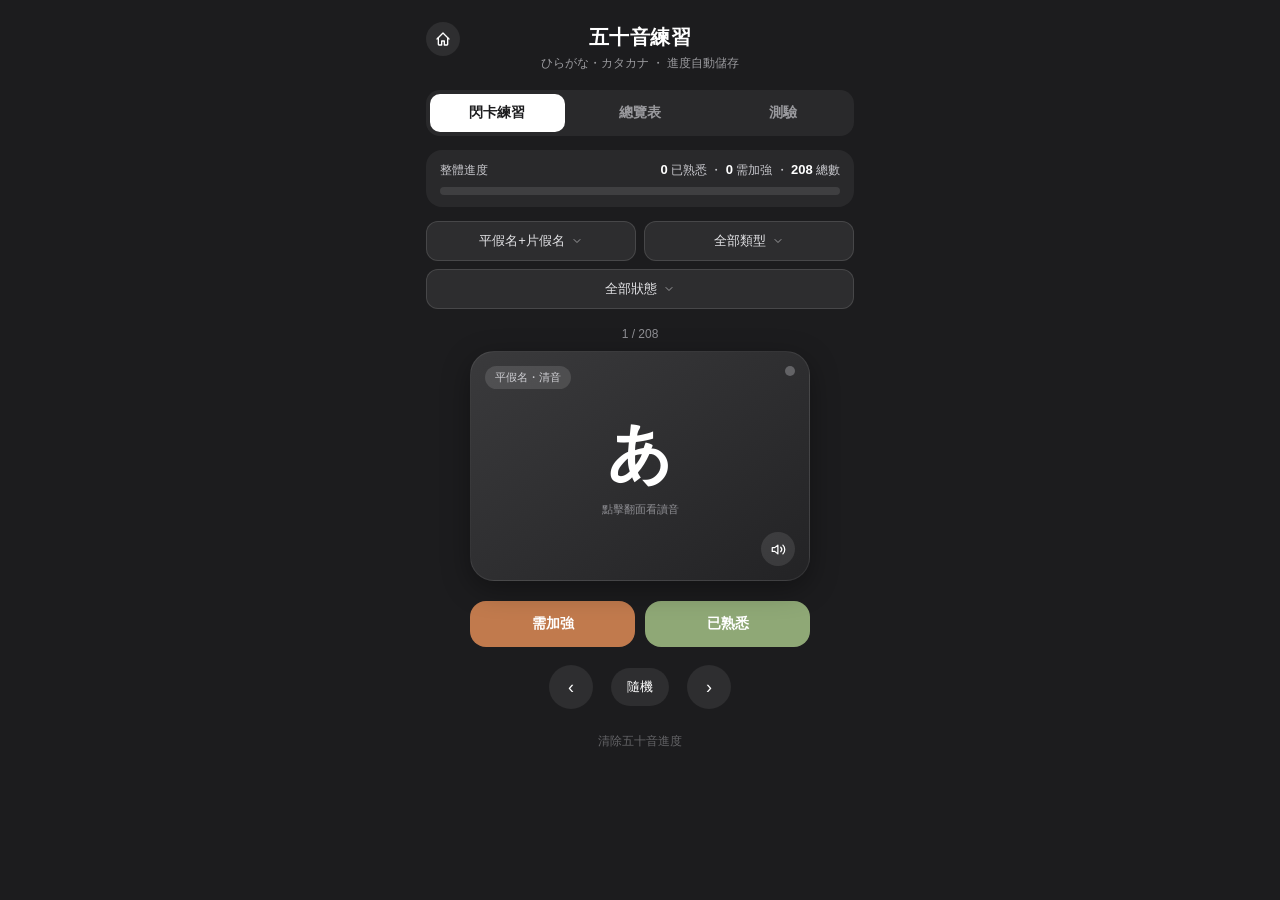
<file: gojuon/quiz.html>
<!DOCTYPE html>
<html lang="zh-TW">
<head>
<meta charset="UTF-8">
<meta http-equiv="refresh" content="0; url=./index.html">
<title>五十音練習</title>
<style>body{background:#1c1c1e;}</style>
</head>
<body>
<!-- 測驗功能已合併進 index.html（同頁三分頁：閃卡練習／總覽表／測驗），此檔僅做導轉相容舊連結 -->
<script>window.location.replace('./index.html');</script>
</body>
</html>
</file>
<file: theme.css>
/* ============================================
   theme.css — 日文學習工具集 共用樣式
   給 index.html / gojuon/index.html / gojuon/quiz.html 共用
   只放「三頁都一樣」的規則；各頁專屬樣式留在各自檔案的 <style> 裡
   ============================================ */

:root {
  --bg: #1c1c1e;
  --color-known: #8FA876;   /* 莫蘭迪綠，代表「已熟悉/答對」 */
  --color-review: #C17A4D;  /* 莫蘭迪橘，代表「需加強/答錯」 */
}

* {
  box-sizing: border-box;
  -webkit-tap-highlight-color: transparent;
}

html { background: var(--bg); }

body {
  margin: 0;
  padding: 0;
  min-height: 100%;
  font-family: -apple-system, BlinkMacSystemFont, "Hiragino Sans", "PingFang TC", "Segoe UI", sans-serif;
  background: var(--bg);
  color: #fff;
}

/* 頁面主容器：置中、統一寬度上限、safe-area 邊距 */
#app {
  max-width: 460px;
  margin: 0 auto;
  min-height: 100vh;
  padding: 16px 16px calc(28px + env(safe-area-inset-bottom));
  padding-top: calc(16px + env(safe-area-inset-top));
  display: flex;
  flex-direction: column;
  background: var(--bg);
  animation: app-fade-in 0.2s ease;
}
@keyframes app-fade-in {
  from { opacity: 0; }
  to { opacity: 1; }
}

/* 頂部標題區（含返回首頁按鈕） */
header { text-align: center; padding: 8px 0 4px; position: relative; }
.home-btn {
  position: absolute;
  left: 0; top: 6px;
  width: 34px; height: 34px;
  border-radius: 50%;
  background: rgba(255,255,255,0.08);
  border: none;
  color: #fff;
  display: flex; align-items: center; justify-content: center;
}
.home-btn:active { background: rgba(255,255,255,0.18); }
h1 { font-size: 20px; margin: 0; font-weight: 600; letter-spacing: 0.5px; }
.subtitle { font-size: 12px; color: #9a9a9e; margin-top: 4px; }

/* 分頁切換列（閃卡練習 / 總覽表 / 測驗） */
.mode-tabs {
  display: flex;
  gap: 8px;
  margin-top: 14px;
  background: rgba(255,255,255,0.06);
  border-radius: 14px;
  padding: 4px;
  position: relative;
}
.mode-tab {
  flex: 1;
  text-align: center;
  padding: 10px 4px;
  border-radius: 10px;
  font-size: 14px;
  font-weight: 600;
  color: #9a9a9e;
  background: transparent;
  border: none;
  display: flex;
  align-items: center;
  justify-content: center;
  text-decoration: none;
  font-family: inherit;
  position: relative;
  z-index: 1;
  transition: color 0.25s ease;
}
.mode-tab.active { color: #1c1c1e; background: #fff; }
/* 有 JS 高亮塊時，改由 highlight 元素負責底色，tab 本身透明，避免雙重底色 */
.mode-tabs.has-highlight .mode-tab.active { background: transparent; }

/* 滑動高亮塊：由 JS 動態定位在目前 active 的 tab 上 */
.mode-tab-highlight {
  position: absolute;
  top: 4px; bottom: 4px;
  border-radius: 10px;
  background: #fff;
  transition: left 0.28s cubic-bezier(0.4, 0, 0.2, 1), width 0.28s cubic-bezier(0.4, 0, 0.2, 1);
  z-index: 0;
}

/* 已熟悉／需加強 進度色塊，供進度條、狀態點等共用 */
.progress-known { background: var(--color-known); height: 100%; transition: width 0.3s; }
.progress-review { background: var(--color-review); height: 100%; transition: width 0.3s; }
</file>
